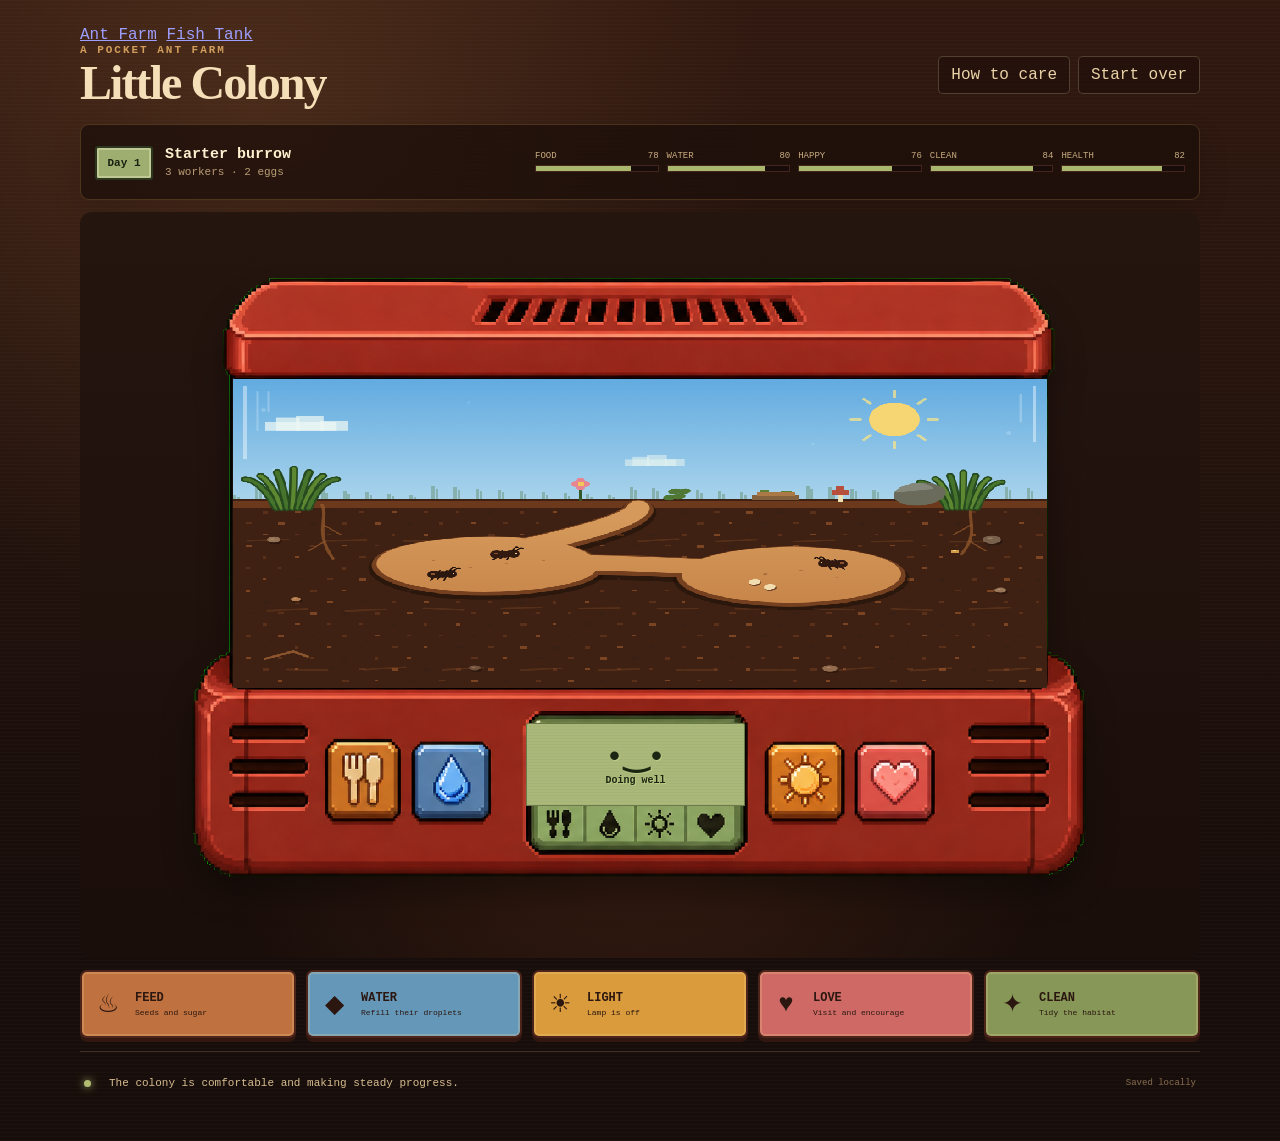
<file: ant-farm/index.html>
<!doctype html>
<html lang="en">
<head>
  <meta charset="utf-8">
  <meta name="viewport" content="width=device-width, initial-scale=1">
  <meta name="theme-color" content="#27150f">
  <title>Little Colony</title>
  <link rel="stylesheet" href="styles.css">
</head>
<body>
  <main class="game" aria-labelledby="game-title">
    <nav class="pet-tabs" aria-label="Pet habitats">
      <a class="pet-tab active" href="../ant-farm/index.html" aria-current="page">Ant Farm</a>
      <a class="pet-tab" href="../fish-tank/index.html">Fish Tank</a>
    </nav>

    <header class="game-header">
      <div>
        <p class="eyebrow">A pocket ant farm</p>
        <h1 id="game-title">Little Colony</h1>
      </div>
      <div class="header-actions">
        <button class="text-button" id="help-button" type="button">How to care</button>
        <button class="text-button danger" id="reset-button" type="button">Start over</button>
      </div>
    </header>

    <section class="status-strip" aria-label="Colony status">
      <div class="colony-summary">
        <span class="day-badge" id="day-label">Day 1</span>
        <div>
          <strong id="stage-label">Starter burrow</strong>
          <span id="population-label">3 workers · 2 eggs</span>
        </div>
      </div>
      <div class="meters" id="meters"></div>
    </section>

    <section class="machine-wrap" aria-label="Interactive ant habitat">
      <div class="machine" id="machine">
        <canvas id="habitat" width="960" height="550" aria-label="Animated ant colony habitat"></canvas>

        <div class="lcd" aria-live="polite">
          <span class="lcd-face" id="lcd-face">•ᴗ•</span>
          <span class="lcd-message" id="lcd-message">The colony is settling in.</span>
        </div>

        <button class="machine-button food-button" data-action="feed" type="button" aria-label="Feed the ants">
          <span>Feed</span>
        </button>
        <button class="machine-button water-button" data-action="water" type="button" aria-label="Give the ants water">
          <span>Water</span>
        </button>
        <button class="machine-button light-button" data-action="light" type="button" aria-label="Toggle the habitat lamp" aria-pressed="false">
          <span>Light</span>
        </button>
        <button class="machine-button love-button" data-action="love" type="button" aria-label="Give the colony attention">
          <span>Love</span>
        </button>
      </div>
    </section>

    <section class="care-dock" aria-label="Care controls">
      <button class="care-card food" data-action="feed" type="button">
        <span class="care-icon">♨</span>
        <span><strong>Feed</strong><small>Seeds and sugar</small></span>
      </button>
      <button class="care-card water" data-action="water" type="button">
        <span class="care-icon">◆</span>
        <span><strong>Water</strong><small>Refill their droplets</small></span>
      </button>
      <button class="care-card light" data-action="light" type="button" aria-pressed="false">
        <span class="care-icon">☀</span>
        <span><strong>Light</strong><small id="light-note">Lamp is off</small></span>
      </button>
      <button class="care-card love" data-action="love" type="button">
        <span class="care-icon">♥</span>
        <span><strong>Love</strong><small>Visit and encourage</small></span>
      </button>
      <button class="care-card clean" data-action="clean" type="button">
        <span class="care-icon">✦</span>
        <span><strong>Clean</strong><small>Tidy the habitat</small></span>
      </button>
    </section>

    <section class="journal" aria-live="polite">
      <span class="journal-dot" aria-hidden="true"></span>
      <p id="journal-message">Your tiny colony has arrived. Keep their needs balanced and they will build.</p>
      <span class="save-note" id="save-note">Saved locally</span>
    </section>
  </main>

  <dialog id="help-dialog">
    <form method="dialog" class="dialog-card">
      <button class="dialog-close" value="close" aria-label="Close">×</button>
      <p class="eyebrow">Field notes</p>
      <h2>Caring for your colony</h2>
      <p>Keep food, water, happiness, and cleanliness balanced. Healthy ants dig new chambers, raise larvae, and grow the colony.</p>
      <ul>
        <li><strong>The colony day uses real time.</strong> The Day counter advances once every 24 hours. Ants still work and rest through their automatic habitat cycle.</li>
        <li><strong>The lamp is optional.</strong> It gives a small warmth boost at night, but leaving it on too long makes the habitat dry.</li>
        <li><strong>Your progress saves automatically.</strong> The colony also changes gently while you are away.</li>
        <li><strong>Watch the glass.</strong> Food carrying, eggs, larvae, tunnel growth, sleeping, and winged ants all appear inside the habitat.</li>
      </ul>
      <button class="primary-button" value="close">Visit the colony</button>
    </form>
  </dialog>

  <script src="game.js"></script>
</body>
</html>
</file>
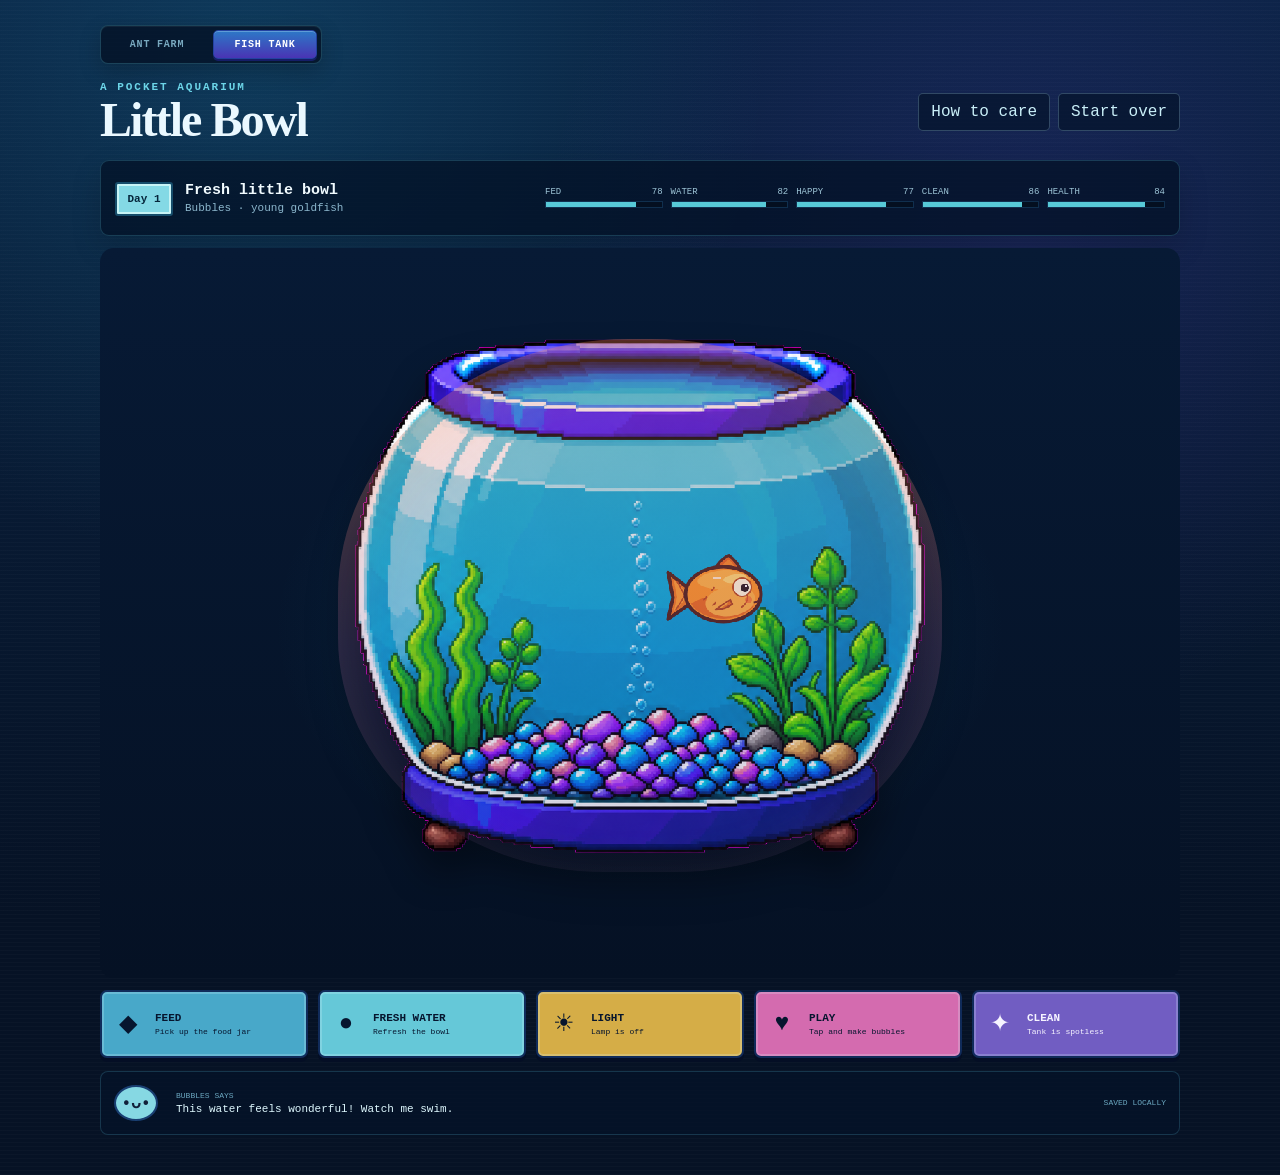
<file: fish-tank/index.html>
<!doctype html>
<html lang="en">
<head>
  <meta charset="utf-8">
  <meta name="viewport" content="width=device-width, initial-scale=1">
  <meta name="theme-color" content="#07162d">
  <title>Little Bowl</title>
  <link rel="stylesheet" href="styles.css">
</head>
<body>
  <main class="game" aria-labelledby="game-title">
    <nav class="pet-tabs" aria-label="Pet habitats">
      <a class="pet-tab" href="../ant-farm/index.html">Ant Farm</a>
      <a class="pet-tab active" href="../fish-tank/index.html" aria-current="page">Fish Tank</a>
    </nav>

    <header class="game-header">
      <div>
        <p class="eyebrow">A pocket aquarium</p>
        <h1 id="game-title">Little Bowl</h1>
      </div>
      <div class="header-actions">
        <button class="text-button" id="help-button" type="button">How to care</button>
        <button class="text-button danger" id="reset-button" type="button">Start over</button>
      </div>
    </header>

    <section class="status-strip" aria-label="Fish status">
      <div class="fish-summary">
        <span class="day-badge" id="day-label">Day 1</span>
        <div>
          <strong id="stage-label">Fresh little bowl</strong>
          <span id="fish-label">Bubbles · young goldfish</span>
        </div>
      </div>
      <div class="meters" id="meters"></div>
    </section>

    <section class="bowl-stage" aria-label="Interactive fish tank">
      <div class="bowl" id="bowl">
        <canvas id="aquarium" width="720" height="480" aria-label="Animated fish swimming in its bowl"></canvas>
        <img class="food-jar-tool" id="food-jar-tool" src="assets/fish-food-jar.png" alt="">
        <div class="cleaning-hint" id="cleaning-hint" aria-live="polite">
          <strong>Move the net through the bowl</strong>
          <span id="cleaning-progress">0 pieces left</span>
        </div>
      </div>
    </section>

    <section class="care-dock" aria-label="Fish care controls">
      <button class="care-card feed" data-action="feed" type="button" aria-pressed="false">
        <span class="care-icon">◆</span>
        <span><strong>Feed</strong><small id="feed-note">Pick up the food jar</small></span>
      </button>
      <button class="care-card water" data-action="water" type="button">
        <span class="care-icon">●</span>
        <span><strong>Fresh water</strong><small>Refresh the bowl</small></span>
      </button>
      <button class="care-card light" data-action="light" type="button" aria-pressed="false">
        <span class="care-icon">☀</span>
        <span><strong>Light</strong><small id="light-note">Lamp is off</small></span>
      </button>
      <button class="care-card play" data-action="play" type="button">
        <span class="care-icon">♥</span>
        <span><strong>Play</strong><small>Tap and make bubbles</small></span>
      </button>
      <button class="care-card clean" data-action="clean" type="button" aria-pressed="false">
        <span class="care-icon">✦</span>
        <span><strong>Clean</strong><small id="clean-note">Sweep with the net</small></span>
      </button>
    </section>

    <section class="fish-message" aria-live="polite">
      <div class="portrait" id="portrait">•ᴗ•</div>
      <div>
        <span>Bubbles says</span>
        <p id="message">This water feels wonderful!</p>
      </div>
      <span class="save-note" id="save-note">Saved locally</span>
    </section>
  </main>

  <dialog id="help-dialog">
    <form method="dialog" class="dialog-card">
      <button class="dialog-close" value="close" aria-label="Close">×</button>
      <p class="eyebrow">Aquarium notes</p>
      <h2>Caring for Bubbles</h2>
      <p>Keep hunger, water quality, happiness, and cleanliness balanced. Bubbles will show the most urgent need in a speech bubble and the matching care button will glow.</p>
      <ul>
        <li><strong>Feed a little at a time.</strong> Bubbles swims to each falling flake and eats it.</li>
        <li><strong>The food jar is interactive.</strong> Choose Feed, move the jar over the bowl, then click to shake in three small servings.</li>
        <li><strong>The bowl follows your local clock.</strong> Each numbered day lasts 24 real hours. Dawn, daytime, sunset, and night appear at their matching times. At night, Bubbles settles near the gravel to sleep.</li>
        <li><strong>Dirt appears gradually.</strong> When you can see specks in the bowl, choose Clean and move your cursor-net through them.</li>
        <li><strong>The lamp is optional.</strong> It wakes Bubbles at night, but leaving it on slowly lowers energy.</li>
        <li><strong>The bowl grows through decoration.</strong> Healthy care unlocks coral, treasure, and a tiny castle.</li>
        <li><strong>Progress saves automatically.</strong> Needs change gently while you are away.</li>
      </ul>
      <button class="primary-button" value="close">Visit Bubbles</button>
    </form>
  </dialog>

  <script src="game.js"></script>
</body>
</html>
</file>
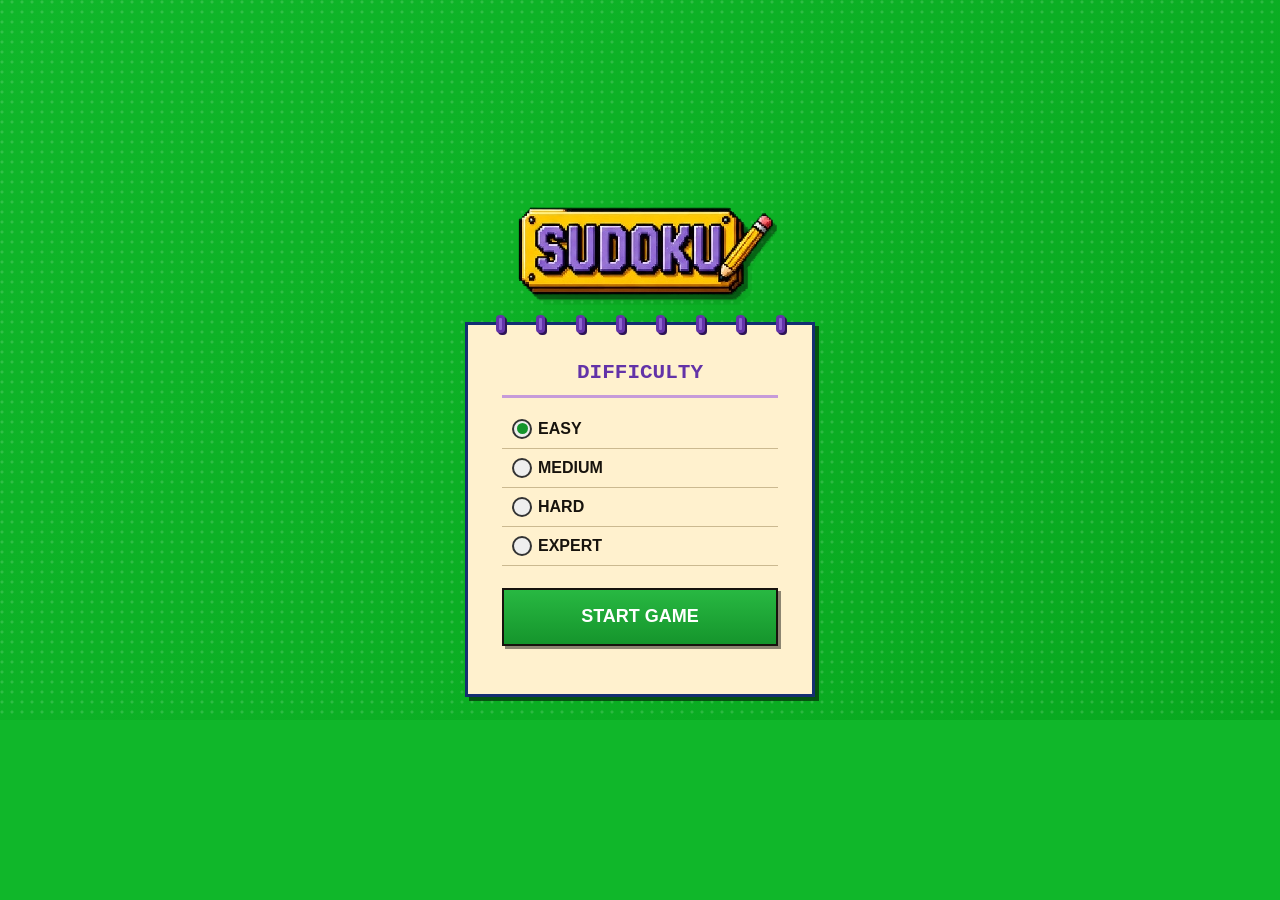
<file: sudoku-game.html>
<!DOCTYPE html>
<html lang="en">
<head>
<meta charset="UTF-8">
<meta name="viewport" content="width=device-width, initial-scale=1.0">
<title>Sudoku</title>
<style>
  *,*::before,*::after{box-sizing:border-box}
  :root{
    --grass:#10b72a;--grass-dark:#06891b;--navy:#152e72;--navy-dark:#081a4c;
    --purple:#6333a8;--paper:#fff1ce;--paper-dark:#e9d09b;--gold:#f9b51b;
    --blue:#1475c9;--blue-dark:#06477f;--green:#15952c;--red:#d43124;
    --ink:#17130d;--highlight:#d8c4f3;--error:#ffb5b2;--cell-size:38px;
  }
  html,body{width:100%;min-height:100%;margin:0}
  html{background:var(--grass)}
  body{
    overflow:hidden;background:
      radial-gradient(circle at 20% 20%,rgba(255,255,255,.14) 0 1px,transparent 2px) 0 0/10px 10px,
      linear-gradient(135deg,var(--grass),#08a81f);
    display:flex;align-items:center;justify-content:center;color:var(--ink);font-family:Tahoma,Verdana,Arial,sans-serif;font-weight:700;
  }
  button{font:inherit}
  .game-host{width:min(100%,690px);min-height:100%;margin:auto;padding:7px 9px 11px}
  .brand{
    display:flex;align-items:center;justify-content:center;height:117px;margin:0 auto 5px;
  }
  .brand-sign{
    width:265px;height:115px;background:url('sudoku-title-transparent.png') center/contain no-repeat;
    filter:drop-shadow(4px 5px 0 rgba(0,0,0,.42));image-rendering:pixelated;
  }
  .main{display:grid;grid-template-columns:auto 235px;align-items:start;justify-content:center;gap:8px 12px}
  .left{display:flex;min-width:0;flex-direction:column;gap:7px}
  .sudoku-grid{
    display:grid;grid-template-columns:repeat(3,auto);gap:4px;padding:4px;background:var(--navy);
    border:2px solid var(--ink);box-shadow:5px 5px 0 rgba(0,0,0,.55);
  }
  .box{display:grid;grid-template-columns:repeat(3,var(--cell-size));grid-template-rows:repeat(3,var(--cell-size));gap:1px;background:#6a624e}
  .cell{
    display:flex;align-items:center;justify-content:center;width:var(--cell-size);height:var(--cell-size);padding:0;
    border:0;background:var(--paper);color:var(--ink);cursor:pointer;font:900 23px/1 'Courier New',monospace;
    user-select:none;transition:background .08s,box-shadow .08s;
  }
  .cell:hover:not(.given){background:#fff8e7}
  .cell:focus-visible{position:relative;z-index:2;outline:4px solid var(--gold);outline-offset:-4px}
  .cell.given{color:#111;cursor:default}
  .cell.player{background:#f5dfe8;color:var(--navy)}
  .cell.has-notes{display:grid;grid-template-columns:repeat(3,1fr);grid-template-rows:repeat(3,1fr);padding:2px;color:var(--navy);font-family:Tahoma,Arial,sans-serif}
  .candidate{display:flex;align-items:center;justify-content:center;font-size:9px;line-height:1}
  .cell.peer{background:var(--highlight)}
  .cell.same-num{background:#bda3e3;color:var(--navy)}
  .cell.selected{position:relative;z-index:1;background:#fff8e7!important;box-shadow:inset 0 0 0 4px var(--gold)}
  .cell.error{background:var(--error)!important;color:#9c0e08!important}
  .status{
    display:grid;grid-template-columns:repeat(3,1fr);gap:5px;padding:8px 10px;border:3px solid var(--navy);
    background:var(--paper);box-shadow:4px 4px 0 rgba(0,0,0,.5);font-size:11px;text-align:center;
  }
  .status span{white-space:nowrap}.status>span{display:flex;align-items:center;justify-content:center;gap:3px}.status b{color:var(--navy)}
  .status-bulb{display:inline-block;width:19px;height:19px;background:url('sudoku-hint-bulb-transparent.png') center/contain no-repeat;image-rendering:pixelated}
  .right{display:flex;width:200px;flex-direction:column;gap:6px}
  .panel,.notepad{
    border:3px solid var(--navy);background:var(--paper);box-shadow:4px 4px 0 rgba(0,0,0,.52);padding:6px;
  }
  .panel-title{
    margin:-6px -6px 6px;padding:5px 7px;border-bottom:3px solid var(--navy);background:var(--purple);
    color:#fff;font:900 13px/1.1 'Courier New',monospace;letter-spacing:1px;text-align:center;text-shadow:1px 1px 0 #111;
  }
  .number-grid{display:grid;grid-template-columns:repeat(3,48px);justify-content:center;gap:6px}
  .number-btn{
    min-height:48px;border:2px solid var(--ink);border-radius:3px;background:linear-gradient(#258de0,var(--blue));
    box-shadow:3px 3px 0 var(--blue-dark);color:#fff;cursor:pointer;font:900 25px/1 'Courier New',monospace;
    text-shadow:2px 2px 0 var(--navy-dark);
  }
  .number-btn{
    min-height:48px;background-color:var(--blue);background-image:url('sudoku/sudoku-gameplay.jpg');
    background-repeat:no-repeat;background-size:1094px 875px;color:transparent;text-shadow:none;image-rendering:pixelated;
  }
  .number-btn[data-number="1"]{background-position:-455px -236px}.number-btn[data-number="2"]{background-position:-509px -236px}.number-btn[data-number="3"]{background-position:-563px -236px}
  .number-btn[data-number="4"]{background-position:-455px -291px}.number-btn[data-number="5"]{background-position:-509px -291px}.number-btn[data-number="6"]{background-position:-563px -291px}
  .number-btn[data-number="7"]{background-position:-455px -346px}.number-btn[data-number="8"]{background-position:-509px -346px}.number-btn[data-number="9"]{background-position:-563px -346px}
  .number-btn:hover{filter:brightness(1.12)}
  .number-btn.selected{border-color:#fff3a1;box-shadow:0 0 0 4px var(--gold),4px 4px 0 #7b4700}
  .erase{width:100%;min-height:38px;margin-top:7px;border:2px solid var(--ink);background:#ddd;color:#222;box-shadow:3px 3px 0 #777;cursor:pointer;font-size:13px}
  .control-grid{display:grid;grid-template-columns:repeat(2,84px);justify-content:center;gap:7px}
  .control-btn,.start-btn{
    display:flex;align-items:center;justify-content:center;min-height:42px;border:2px solid var(--ink);box-shadow:3px 3px 0 rgba(0,0,0,.45);cursor:pointer;color:#fff;font-size:12px;
  }
  .control-btn{background:var(--blue)}
  .control-btn.hint{background:var(--green)}
  .control-btn.pause{background:#e5aa17;color:#1e1808}
  .control-btn.sprite-button{
    min-height:42px;border:2px solid var(--ink);background-image:none;color:#fff;text-shadow:1px 1px 0 rgba(0,0,0,.65);image-rendering:pixelated;
  }
  .control-btn.pause.sprite-button{background:linear-gradient(#ffd43d,#e5aa17);color:#221805;text-shadow:none}
  .control-btn.check.sprite-button{background:linear-gradient(#268bd7,var(--blue))}
  .control-btn.notes::before{width:28px;height:36px;background:url('sudoku-pencil-transparent.png') center/contain no-repeat;content:"";image-rendering:pixelated}
  .control-btn.notes.active{background:linear-gradient(#ffd43d,#e5aa17);color:#221805;text-shadow:none;box-shadow:inset 0 0 0 2px #fff3a1,3px 3px 0 rgba(0,0,0,.45)}
  .control-btn.hint.sprite-button{position:relative;padding-left:26px;background:linear-gradient(#2bbb48,var(--green))}
  .control-btn.hint.sprite-button::before{position:absolute;left:5px;top:8px;width:23px;height:23px;background:url('sudoku-hint-bulb-transparent.png') center/contain no-repeat;content:"";image-rendering:pixelated}
  .control-btn.new-game{position:relative;padding-left:34px;background:linear-gradient(#7750be,var(--purple));overflow:hidden}
  .control-btn.new-game::before{
    position:absolute;left:6px;top:6px;width:29px;height:29px;background:url('sudoku-new-star-transparent.png') center/contain no-repeat;
    content:"";image-rendering:pixelated;
  }
  .notepad{position:relative;padding-top:12px}
  .difficulty-panel{grid-column:1/-1;display:grid;grid-template-columns:auto 1fr 132px;align-items:center;gap:10px;padding:10px 10px 7px}
  .difficulty-panel .difficulty-title{margin:0;white-space:nowrap}
  .difficulty-panel .difficulty-list{grid-template-columns:repeat(4,1fr);gap:5px 8px}
  .difficulty-panel .difficulty-row{border-bottom:0}
  .difficulty-panel .start-btn{margin:0}
  .setup-screen{display:flex;align-items:center;justify-content:center;width:100%;min-height:400px;padding:10px}
  .setup-screen .difficulty-panel{display:block;width:min(350px,100%);min-height:375px;padding:32px 34px 25px}
  .setup-screen .difficulty-title{margin:5px 0 12px;padding-bottom:12px;border-bottom:3px solid #c69bd9;font-size:21px}
  .setup-screen .difficulty-list{grid-template-columns:1fr;gap:0}
  .setup-screen .difficulty-row{padding:9px 10px;border-bottom:1px solid #cbb990;font-size:16px}
  .setup-screen .radio{width:20px;height:20px;flex-basis:20px}.setup-screen .radio.on::after{width:11px;height:11px}
  .setup-screen .start-btn{min-height:58px;margin-top:22px;font-size:18px}
  body.setup-mode .main{display:none}
  body.play-mode .setup-screen{display:none}
  .rings{position:absolute;top:-10px;left:12px;right:12px;display:flex;justify-content:space-around}
  .ring{width:9px;height:18px;border:3px solid var(--purple);border-radius:4px;background:#8e62d0;box-shadow:2px 2px 0 #2e1457}
  .difficulty-title{margin:3px 0 5px;color:var(--purple);font:900 14px/1 'Courier New',monospace;text-align:center}
  .difficulty-list{display:grid;grid-template-columns:1fr 1fr;gap:2px 5px}
  .difficulty-row{display:flex;align-items:center;gap:6px;padding:3px 2px;border-bottom:1px solid #cbb990;cursor:pointer;font-size:12px}
  .radio{display:grid;width:15px;height:15px;flex:0 0 15px;place-items:center;border:2px solid #333;border-radius:50%;background:#eee}
  .radio.on::after{width:7px;height:7px;border-radius:50%;background:var(--green);content:""}
  .start-btn{width:100%;min-height:31px;margin-top:6px;background:linear-gradient(#28b842,var(--green));font-size:12px}
  button:active{transform:translate(2px,2px);box-shadow:1px 1px 0 rgba(0,0,0,.5)!important}
  .overlay{display:none;position:fixed;inset:0;z-index:20;align-items:center;justify-content:center;padding:14px;background:rgba(0,0,0,.64)}
  .overlay.open{display:flex}
  .dialog{width:min(290px,92vw);border:3px solid #111;background:var(--paper);box-shadow:6px 6px 0 rgba(0,0,0,.55);padding:0;text-align:center}
  .dialog-titlebar{display:flex;align-items:center;justify-content:space-between;padding:7px 8px;border-bottom:3px solid #111;background:var(--purple);color:#fff;font:900 20px/1 'Courier New',monospace;text-shadow:2px 2px 0 #241040}
  .dialog-close{display:grid;width:24px;height:24px;padding:0;place-items:center;border:2px solid #111;background:#eee;color:#111;font:bold 18px/1 Arial;box-shadow:2px 2px 0 #111;cursor:pointer}
  .dialog-content{padding:18px 20px 22px}.dialog-message{display:flex;align-items:center;justify-content:center;gap:16px;margin-bottom:12px;font:900 18px/1.25 'Courier New',monospace;text-align:left}
  .dialog-art{display:block;flex:0 0 auto;background-image:url('sudoku/sudoku-gameplay.jpg');background-repeat:no-repeat;image-rendering:pixelated}
  .hourglass-art{width:58px;height:76px;background-size:1402px 1122px;background-position:-65px -750px}
  .trophy-art{width:154px;height:126px;margin:0 auto 4px;background-size:1402px 1122px;background-position:-564px -720px}
  .dialog p{margin:8px 0 14px;font:900 16px/1.5 'Courier New',monospace;text-align:left}.dialog-actions{display:flex;justify-content:center;gap:10px;flex-wrap:wrap}
  .dialog-actions.vertical{flex-direction:column}.dialog-actions button{min-width:150px;padding:11px;border:2px solid #111;color:#fff;background:var(--green);box-shadow:3px 3px 0 #111;cursor:pointer;font-size:15px}
  .dialog-actions .red{background:var(--red)}.dialog-actions .blue{background:var(--blue)}
  @media(max-width:560px){
    :root{--cell-size:clamp(31px,9.6vw,45px)}
    .game-host{padding-inline:8px}.brand{height:59px}.brand-sign{width:164px;height:59px;background-position:center;background-size:contain}
    .main{display:flex;flex-direction:column;align-items:center}.right{width:min(100%,470px);display:grid;grid-template-columns:1fr 1fr}.difficulty-panel{width:100%;grid-template-columns:1fr}.difficulty-panel .difficulty-list{grid-template-columns:1fr 1fr}.difficulty-panel .start-btn{width:100%}
    .left{width:auto}.status{font-size:11px}
  }
  @media(max-width:430px){.right{display:flex;width:100%}.status{font-size:10px;padding-inline:5px}}
</style>
</head>
<body class="setup-mode">
<main class="game-host">
  <header class="brand">
    <div class="brand-sign" role="img" aria-label="Sudoku"></div>
  </header>
  <div class="main">
    <section class="left" aria-label="Sudoku board">
      <div class="sudoku-grid" id="grid"></div>
      <div class="status" aria-live="polite">
        <span>⏱ <b id="timer">00:00</b></span>
        <span>✕ <b><span id="mistakes">0</span>/3</b></span>
        <span><i class="status-bulb" aria-hidden="true"></i><b id="hints-left">3</b></span>
      </div>
    </section>
    <aside class="right">
      <section class="panel">
        <div class="panel-title">NUMBER SELECT</div>
        <div class="number-grid" id="number-grid"></div>
        <button class="erase" type="button" id="erase-btn">ERASE</button>
      </section>
      <section class="panel">
        <div class="panel-title">GAME CONTROLS</div>
        <div class="control-grid">
          <button class="control-btn new-game" type="button" id="new-btn">NEW</button>
          <button class="control-btn pause sprite-button" type="button" id="pause-btn" aria-label="Pause">PAUSE</button>
          <button class="control-btn hint sprite-button" type="button" id="hint-btn" aria-label="Give hint">HINT</button>
          <button class="control-btn check notes sprite-button" type="button" id="notes-btn" aria-label="Turn pencil mode on" aria-pressed="false"></button>
        </div>
      </section>
    </aside>
  </div>
  <section class="setup-screen" aria-label="Sudoku game setup">
    <section class="notepad difficulty-panel">
      <div class="rings" id="rings"></div>
      <div class="difficulty-title">DIFFICULTY</div>
      <div class="difficulty-list" id="difficulty-list"></div>
      <button class="start-btn" type="button" id="start-btn">START GAME</button>
    </section>
  </section>
</main>

<div class="overlay" id="win-dialog"><div class="dialog"><div class="dialog-titlebar"><span>YOU WIN!</span><button class="dialog-close" type="button" data-action="setup" aria-label="Close">×</button></div><div class="dialog-content"><span class="dialog-art trophy-art" aria-hidden="true"></span><p>TIME: <b id="win-time">—</b><br>MISTAKES: <b id="win-mistakes">—</b></p><div class="dialog-actions"><button type="button" data-action="setup">OK</button></div></div></div></div>
<div class="overlay" id="pause-dialog"><div class="dialog"><div class="dialog-titlebar"><span>GAME PAUSED</span><button class="dialog-close" type="button" data-action="resume" aria-label="Resume game">×</button></div><div class="dialog-content"><div class="dialog-message"><span class="dialog-art hourglass-art" aria-hidden="true"></span><span>GAME IS<br>PAUSED</span></div><div class="dialog-actions vertical"><button type="button" data-action="resume">RESUME</button><button class="blue" type="button" data-action="restart">RESTART</button><button class="red" type="button" data-action="quit">QUIT</button></div></div></div></div>
<div class="overlay" id="over-dialog"><div class="dialog"><span class="dialog-icon">✕</span><h2>GAME OVER</h2><p>Three mistakes. Ready to try another puzzle?</p><div class="dialog-actions"><button type="button" data-action="play-again">TRY AGAIN</button></div></div></div>

<script>
  'use strict';
  const difficulties=[{key:'EASY',remove:34},{key:'MEDIUM',remove:44},{key:'HARD',remove:51},{key:'EXPERT',remove:57}];
  let solution=[],board=[],given=[],notes=[],selectedCell=null,selectedNumber=null,mistakes=0,hints=3,seconds=0,timer=null,paused=false,active=false,difficulty='EASY',pencilMode=false;
  const $=id=>document.getElementById(id);
  const shuffle=values=>{const copy=[...values];for(let i=copy.length-1;i>0;i--){const j=Math.floor(Math.random()*(i+1));[copy[i],copy[j]]=[copy[j],copy[i]];}return copy;};
  const formatTime=value=>`${String(Math.floor(value/60)).padStart(2,'0')}:${String(value%60).padStart(2,'0')}`;
  const openDialog=id=>$(id).classList.add('open');
  const closeDialog=id=>$(id).classList.remove('open');
  function fitGameToView(){
    const host=document.querySelector('.game-host');
    document.body.style.paddingTop='0';
    host.style.zoom='1';
    const naturalWidth=host.offsetWidth,naturalHeight=host.offsetHeight;
    const scale=Math.min(1,(window.innerWidth-12)/naturalWidth,(window.innerHeight-12)/naturalHeight);
    host.style.zoom=String(Math.max(.1,scale));
    document.body.style.paddingTop=Math.max(0,Math.floor((window.innerHeight-host.getBoundingClientRect().height)/2))+'px';
  }
  function isValid(grid,row,col,number){for(let i=0;i<9;i++)if(grid[row][i]===number||grid[i][col]===number)return false;const boxRow=row-row%3,boxCol=col-col%3;for(let r=boxRow;r<boxRow+3;r++)for(let c=boxCol;c<boxCol+3;c++)if(grid[r][c]===number)return false;return true;}
  function fillGrid(grid){for(let row=0;row<9;row++)for(let col=0;col<9;col++)if(!grid[row][col]){for(const number of shuffle([1,2,3,4,5,6,7,8,9])){if(isValid(grid,row,col,number)){grid[row][col]=number;if(fillGrid(grid))return true;grid[row][col]=0;}}return false;}return true;}
  function makePuzzle(){const solved=Array.from({length:9},()=>Array(9).fill(0));fillGrid(solved);const puzzle=solved.map(row=>[...row]);const cells=shuffle([...Array(81).keys()]);const remove=difficulties.find(item=>item.key===difficulty).remove;for(let i=0;i<remove;i++)puzzle[Math.floor(cells[i]/9)][cells[i]%9]=0;return{solved,puzzle};}
  function buildBoard(){const grid=$('grid');grid.innerHTML='';for(let boxIndex=0;boxIndex<9;boxIndex++){const box=document.createElement('div');box.className='box';for(let position=0;position<9;position++){const row=Math.floor(boxIndex/3)*3+Math.floor(position/3),col=(boxIndex%3)*3+(position%3);const cell=document.createElement('button');cell.type='button';cell.className='cell';cell.dataset.row=row;cell.dataset.col=col;cell.setAttribute('aria-label',`Row ${row+1}, column ${col+1}`);cell.addEventListener('click',()=>selectCell(row,col));box.appendChild(cell);}grid.appendChild(box);}}
  function buildNumbers(){const host=$('number-grid');for(let number=1;number<=9;number++){const button=document.createElement('button');button.type='button';button.className='number-btn';button.textContent=number;button.dataset.number=number;button.addEventListener('click',()=>selectNumber(number));host.appendChild(button);}}
  function buildDifficulty(){const rings=$('rings');for(let i=0;i<8;i++){const ring=document.createElement('i');ring.className='ring';rings.appendChild(ring);}const list=$('difficulty-list');difficulties.forEach(item=>{const row=document.createElement('div');row.className='difficulty-row';row.tabIndex=0;row.dataset.difficulty=item.key;row.innerHTML=`<span class="radio${item.key===difficulty?' on':''}"></span><span>${item.key}</span>`;const choose=()=>{difficulty=item.key;document.querySelectorAll('.difficulty-row .radio').forEach(dot=>dot.classList.remove('on'));row.querySelector('.radio').classList.add('on');};row.addEventListener('click',choose);row.addEventListener('keydown',event=>{if(event.key==='Enter'||event.key===' '){event.preventDefault();choose();}});list.appendChild(row);});}
  function render(){document.querySelectorAll('.cell').forEach(cell=>{const row=Number(cell.dataset.row),col=Number(cell.dataset.col),value=board[row][col],cellNotes=notes[row]&&notes[row][col];cell.textContent='';cell.className='cell';if(value){cell.textContent=value;}else if(cellNotes&&cellNotes.size){cell.classList.add('has-notes');for(let number=1;number<=9;number++){const mark=document.createElement('span');mark.className='candidate';mark.textContent=cellNotes.has(number)?number:'';cell.appendChild(mark);}}const noteLabel=!value&&cellNotes&&cellNotes.size?`, pencil notes ${[...cellNotes].sort().join(', ')}`:'';cell.setAttribute('aria-label',`Row ${row+1}, column ${col+1}${value?`, ${value}`:', empty'}${noteLabel}`);if(given[row][col])cell.classList.add('given');else if(value){cell.classList.add('player');if(value!==solution[row][col])cell.classList.add('error');}});highlight();updateStatus();}
  function highlight(){document.querySelectorAll('.cell').forEach(cell=>cell.classList.remove('peer','same-num','selected'));if(!selectedCell)return;const [selectedRow,selectedCol]=selectedCell,selectedValue=board[selectedRow][selectedCol];document.querySelectorAll('.cell').forEach(cell=>{const row=Number(cell.dataset.row),col=Number(cell.dataset.col);if(row===selectedRow&&col===selectedCol)cell.classList.add('selected');else{const peer=row===selectedRow||col===selectedCol||(Math.floor(row/3)===Math.floor(selectedRow/3)&&Math.floor(col/3)===Math.floor(selectedCol/3));if(selectedValue&&board[row][col]===selectedValue)cell.classList.add('same-num');else if(peer)cell.classList.add('peer');}});}
  function updateStatus(){$('timer').textContent=formatTime(seconds);$('mistakes').textContent=mistakes;$('hints-left').textContent=hints;}
  function showSetup(){active=false;paused=false;stopTimer();closeDialog('win-dialog');closeDialog('pause-dialog');closeDialog('over-dialog');document.body.classList.remove('play-mode');document.body.classList.add('setup-mode');requestAnimationFrame(fitGameToView);}
  function startGame(){stopTimer();seconds=0;mistakes=0;hints=3;paused=false;active=true;pencilMode=false;selectedCell=null;selectedNumber=null;closeDialog('win-dialog');closeDialog('pause-dialog');closeDialog('over-dialog');document.body.classList.remove('setup-mode');document.body.classList.add('play-mode');document.querySelectorAll('.number-btn').forEach(button=>button.classList.remove('selected'));const puzzle=makePuzzle();solution=puzzle.solved;board=puzzle.puzzle.map(row=>[...row]);given=puzzle.puzzle.map(row=>row.map(Boolean));notes=Array.from({length:9},()=>Array.from({length:9},()=>new Set()));updatePencilButton();buildBoard();render();startTimer();requestAnimationFrame(fitGameToView);}
  function selectCell(row,col){if(!active||paused)return;selectedCell=[row,col];if(selectedNumber!==null&&!given[row][col]){if(pencilMode)toggleCandidate(row,col,selectedNumber);else placeNumber(row,col,selectedNumber);}else highlight();}
  function selectNumber(number){if(!active||paused)return;selectedNumber=number;document.querySelectorAll('.number-btn').forEach(button=>button.classList.toggle('selected',Number(button.dataset.number)===selectedNumber));if(selectedCell&&!given[selectedCell[0]][selectedCell[1]]){if(pencilMode)toggleCandidate(selectedCell[0],selectedCell[1],number);else placeNumber(selectedCell[0],selectedCell[1],number);}else highlight();}
  function toggleCandidate(row,col,number){if(board[row][col])return;const cellNotes=notes[row][col];if(cellNotes.has(number))cellNotes.delete(number);else cellNotes.add(number);render();}
  function updatePencilButton(){const button=$('notes-btn');button.classList.toggle('active',pencilMode);button.setAttribute('aria-pressed',String(pencilMode));button.setAttribute('aria-label',pencilMode?'Turn pencil mode off and return to pen':'Turn pencil mode on');button.title=pencilMode?'Pencil mode is on — click to use pen':'Use pencil notes';}
  function togglePencilMode(){if(!active||paused)return;pencilMode=!pencilMode;selectedNumber=null;document.querySelectorAll('.number-btn').forEach(button=>button.classList.remove('selected'));updatePencilButton();}
  function erase(){if(!active||paused||!selectedCell||given[selectedCell[0]][selectedCell[1]])return;const [row,col]=selectedCell;board[row][col]=0;if(notes[row]&&notes[row][col])notes[row][col].clear();render();}
  function placeNumber(row,col,number){if(!active||given[row][col])return;board[row][col]=number;if(notes[row]&&notes[row][col])notes[row][col].clear();if(number!==solution[row][col]){mistakes++;if(mistakes>=3){active=false;stopTimer();render();setTimeout(()=>openDialog('over-dialog'),250);return;}}render();if(hasWon()){active=false;stopTimer();$('win-time').textContent=formatTime(seconds);$('win-mistakes').textContent=mistakes;setTimeout(()=>openDialog('win-dialog'),300);}}
  const hasWon=()=>board.every((row,rowIndex)=>row.every((value,colIndex)=>value===solution[rowIndex][colIndex]));
  function giveHint(){if(!active||paused||hints<=0)return;const available=[];for(let row=0;row<9;row++)for(let col=0;col<9;col++)if(!given[row][col]&&board[row][col]!==solution[row][col])available.push([row,col]);if(!available.length)return;const [row,col]=available[Math.floor(Math.random()*available.length)];board[row][col]=solution[row][col];if(notes[row]&&notes[row][col])notes[row][col].clear();hints--;selectedCell=[row,col];render();if(hasWon()){active=false;stopTimer();$('win-time').textContent=formatTime(seconds);$('win-mistakes').textContent=mistakes;openDialog('win-dialog');}}
  function togglePause(){if(!active)return;paused=!paused;if(paused){stopTimer();openDialog('pause-dialog');}else{closeDialog('pause-dialog');startTimer();}}
  function startTimer(){stopTimer();timer=setInterval(()=>{seconds++;updateStatus();},1000);}
  function stopTimer(){if(timer)clearInterval(timer);timer=null;}
  $('erase-btn').addEventListener('click',erase);$('new-btn').addEventListener('click',showSetup);$('pause-btn').addEventListener('click',togglePause);$('hint-btn').addEventListener('click',giveHint);$('notes-btn').addEventListener('click',togglePencilMode);$('start-btn').addEventListener('click',startGame);
  document.querySelectorAll('[data-action]').forEach(button=>button.addEventListener('click',()=>{const action=button.dataset.action;if(action==='play-again'||action==='restart')startGame();else if(action==='resume')togglePause();else if(action==='quit'||action==='setup')showSetup();}));
  document.addEventListener('keydown',event=>{if(!active||paused)return;const number=Number(event.key);if(number>=1&&number<=9){selectNumber(number);return;}if(event.key==='Backspace'||event.key==='Delete'||event.key==='0'){event.preventDefault();erase();return;}const directions={ArrowUp:[-1,0],ArrowDown:[1,0],ArrowLeft:[0,-1],ArrowRight:[0,1]};if(directions[event.key]){event.preventDefault();if(!selectedCell)selectedCell=[4,4];else{const [rowStep,colStep]=directions[event.key];selectedCell=[Math.max(0,Math.min(8,selectedCell[0]+rowStep)),Math.max(0,Math.min(8,selectedCell[1]+colStep))];}highlight();document.querySelector(`.cell[data-row="${selectedCell[0]}"][data-col="${selectedCell[1]}"]`).focus();}});
  window.addEventListener('resize',fitGameToView);
  buildNumbers();buildDifficulty();showSetup();
  requestAnimationFrame(fitGameToView);
</script>
</body>
</html>
</file>
<file: ant-farm/styles.css>
:root {
  color-scheme: dark;
  --ink: #2b1710;
  --cream: #f4dfb8;
  --paper: #dac28f;
  --red: #a93625;
  --deep-red: #5d1716;
  --gold: #e4a73e;
  --blue: #5195be;
  --green: #7e9250;
  --pink: #df6c70;
  --shadow: rgba(24, 8, 5, .44);
}

* { box-sizing: border-box; }

html { min-height: 100%; }

body {
  min-height: 100vh;
  margin: 0;
  color: var(--cream);
  font-family: "Courier New", ui-monospace, monospace;
  background:
    radial-gradient(circle at 20% 10%, rgba(209, 139, 77, .17), transparent 32rem),
    repeating-linear-gradient(0deg, rgba(255,255,255,.018) 0 1px, transparent 1px 4px),
    linear-gradient(#311910, #170d0a 80%);
}

button { font: inherit; }

.game {
  width: min(1120px, calc(100% - 24px));
  margin: 0 auto;
  padding: 26px 0 40px;
}

.game-header,
.status-strip,
.journal {
  display: flex;
  align-items: center;
  justify-content: space-between;
  gap: 18px;
}

.game-header { margin-bottom: 18px; }

.eyebrow {
  margin: 0 0 4px;
  color: #d19d5c;
  font-size: 11px;
  font-weight: 700;
  letter-spacing: .18em;
  text-transform: uppercase;
}

h1, h2, p { margin-top: 0; }

h1 {
  margin-bottom: 0;
  font-family: Georgia, serif;
  font-size: clamp(30px, 5vw, 48px);
  line-height: .95;
  letter-spacing: -.04em;
}

.header-actions { display: flex; gap: 8px; }

.text-button {
  border: 1px solid rgba(244, 223, 184, .22);
  border-radius: 5px;
  padding: 9px 12px;
  color: #ead3a7;
  background: rgba(33, 16, 11, .72);
  cursor: pointer;
}

.text-button:hover,
.text-button:focus-visible { border-color: #d19d5c; color: #fff2d7; }
.text-button.danger:hover { border-color: #d87067; }

.status-strip {
  min-height: 76px;
  margin-bottom: 12px;
  padding: 12px 14px;
  border: 1px solid rgba(229, 170, 91, .21);
  border-radius: 9px;
  background: rgba(28, 14, 10, .74);
  box-shadow: 0 12px 30px rgba(0,0,0,.14);
}

.colony-summary { display: flex; align-items: center; gap: 12px; min-width: 235px; }
.colony-summary strong, .colony-summary span { display: block; }
.colony-summary strong { color: #fff0cf; font-size: 15px; }
.colony-summary span { margin-top: 3px; color: #b99d75; font-size: 11px; }

.day-badge {
  min-width: 58px;
  border: 2px solid #2d371d;
  border-radius: 3px;
  padding: 9px 5px;
  color: #18200f !important;
  background: #9eae70;
  box-shadow: inset 0 0 0 2px #c0c993;
  font-size: 11px !important;
  font-weight: 700;
  text-align: center;
}

.meters {
  display: grid;
  grid-template-columns: repeat(5, minmax(74px, 1fr));
  width: min(650px, 100%);
  gap: 8px;
}

.meter { min-width: 0; }
.meter-label { display: flex; justify-content: space-between; color: #c9ad80; font-size: 9px; text-transform: uppercase; }
.meter-track { height: 7px; margin-top: 4px; border: 1px solid #44251b; background: #170c09; overflow: hidden; }
.meter-fill { display: block; height: 100%; background: #a9b76f; transition: width .35s ease, background .35s ease; }
.meter-fill.warn { background: #d29b42; }
.meter-fill.danger { background: #bf4b3e; }

.machine-wrap {
  position: relative;
  border-radius: 12px;
  overflow: hidden;
  background:
    radial-gradient(ellipse at 50% 78%, rgba(208, 106, 55, .14), transparent 52%),
    linear-gradient(#25150f, #1a0e0a);
}

.machine {
  position: relative;
  width: 100%;
  aspect-ratio: 3 / 2;
  background: url("assets/enclosure.png") center / contain no-repeat;
  filter: drop-shadow(0 19px 15px rgba(0,0,0,.31));
}

#habitat {
  position: absolute;
  z-index: 1;
  left: 13.65%;
  top: 22.45%;
  width: 72.65%;
  height: 41.3%;
  border-radius: 1px;
  image-rendering: pixelated;
  background: #6fb3dc;
}

.lcd {
  position: absolute;
  z-index: 2;
  left: 39.85%;
  top: 68.5%;
  width: 19.5%;
  height: 11.1%;
  display: flex;
  flex-direction: column;
  align-items: center;
  justify-content: center;
  gap: 2px;
  border: 1px solid rgba(41, 54, 24, .48);
  border-radius: 2px 2px 0 0;
  color: #1b2612;
  background:
    repeating-linear-gradient(0deg, rgba(35, 49, 21, .035) 0 1px, transparent 1px 3px),
    #aab879;
  text-align: center;
  pointer-events: none;
  text-shadow: 1px 1px rgba(203, 216, 145, .6);
}

.lcd-face { font-size: clamp(14px, 2.4vw, 30px); font-weight: 700; line-height: 1; }
.lcd-message { width: 76%; font-size: clamp(5px, .8vw, 10px); font-weight: 700; line-height: 1.1; }

.machine-button {
  position: absolute;
  z-index: 4;
  border: 0;
  border-radius: 4px;
  color: transparent;
  background: transparent;
  cursor: pointer;
}

.machine-button span { position: absolute; width: 1px; height: 1px; overflow: hidden; clip: rect(0 0 0 0); }
.machine-button:hover { box-shadow: 0 0 0 3px rgba(255, 232, 170, .48), 0 0 14px rgba(255, 190, 95, .5); }
.machine-button:focus-visible { outline: 3px solid #fff0b5; outline-offset: 2px; }
.machine-button:active { transform: translateY(2px); }
.machine-button[aria-pressed="true"] { box-shadow: 0 0 0 3px rgba(255, 222, 123, .65), 0 0 20px #e9a84a; }
.food-button { left: 22.4%; top: 71.1%; width: 6.2%; height: 11.2%; }
.water-button { left: 30%; top: 71.1%; width: 6.3%; height: 11.2%; }
.light-button { left: 61.7%; top: 71.1%; width: 6.3%; height: 11.2%; }
.love-button { left: 69.4%; top: 71.1%; width: 6.5%; height: 11.2%; }

.care-dock {
  display: grid;
  grid-template-columns: repeat(5, 1fr);
  gap: 10px;
  margin-top: 12px;
}

.care-card {
  min-height: 68px;
  display: flex;
  align-items: center;
  gap: 10px;
  border: 2px solid #4c241a;
  border-radius: 7px;
  padding: 9px;
  color: #2b1710;
  background: #bf713f;
  box-shadow: inset 0 0 0 2px rgba(255, 223, 155, .22), 0 4px 0 #321711;
  cursor: pointer;
  text-align: left;
}

.care-card:hover,
.care-card:focus-visible { transform: translateY(-1px); filter: brightness(1.08); outline: 2px solid #f3d79e; outline-offset: 2px; }
.care-card:active { transform: translateY(3px); box-shadow: inset 0 0 0 2px rgba(255,223,155,.18), 0 1px 0 #321711; }
.care-card.water { background: #6597b8; }
.care-card.light { background: #d99b3b; }
.care-card.love { background: #ce6965; }
.care-card.clean { background: #879757; }
.care-card[aria-pressed="true"] { outline: 3px solid #ffe391; filter: brightness(1.13); }
.care-icon { width: 34px; font-size: 25px; text-align: center; }
.care-card strong, .care-card small { display: block; }
.care-card strong { font-size: 12px; text-transform: uppercase; }
.care-card small { margin-top: 3px; font-size: 8px; line-height: 1.15; }

.journal {
  min-height: 50px;
  margin-top: 13px;
  border-top: 1px solid rgba(230, 195, 139, .18);
  padding: 13px 4px 0;
  color: #d7bd91;
  font-size: 11px;
}
.journal p { flex: 1; margin: 0; }
.journal-dot { width: 7px; height: 7px; border-radius: 50%; background: #b2bd72; box-shadow: 0 0 8px #b2bd72; }
.save-note { color: #886f51; font-size: 9px; white-space: nowrap; }

dialog {
  width: min(520px, calc(100% - 24px));
  border: 0;
  padding: 0;
  color: #2c190f;
  background: transparent;
}
dialog::backdrop { background: rgba(12, 6, 4, .78); backdrop-filter: blur(3px); }
.dialog-card { position: relative; border: 5px solid #6b271d; border-radius: 10px; padding: 27px; background: #ead4a9; box-shadow: inset 0 0 0 3px #bd7e46, 0 20px 50px rgba(0,0,0,.5); }
.dialog-card h2 { font-family: Georgia, serif; font-size: 28px; }
.dialog-card p, .dialog-card li { font-size: 12px; line-height: 1.55; }
.dialog-card li + li { margin-top: 7px; }
.dialog-close { position: absolute; right: 12px; top: 9px; border: 0; color: #6b271d; background: none; font-size: 24px; cursor: pointer; }
.primary-button { width: 100%; border: 2px solid #572319; border-radius: 5px; padding: 11px; color: #fff0d0; background: #9e3b2c; font-weight: 700; cursor: pointer; }

@media (max-width: 780px) {
  .game { width: min(100% - 12px, 720px); padding-top: 15px; }
  .status-strip { align-items: stretch; flex-direction: column; }
  .meters { grid-template-columns: repeat(5, 1fr); }
  .care-dock { grid-template-columns: repeat(2, 1fr); }
  .care-card:last-child { grid-column: span 2; }
}

@media (max-width: 500px) {
  .game-header { align-items: flex-end; }
  .header-actions { flex-direction: column; }
  .text-button { padding: 7px 8px; font-size: 9px; }
  .meters { gap: 4px; }
  .meter-label span:last-child { display: none; }
  .machine-wrap { margin-inline: -6px; border-radius: 0; }
  .care-card { min-height: 60px; }
  .journal { align-items: flex-start; }
  .save-note { display: none; }
}

@media (prefers-reduced-motion: reduce) {
  *, *::before, *::after { scroll-behavior: auto !important; transition-duration: .01ms !important; animation-duration: .01ms !important; }
}
</file>
<file: fish-tank/styles.css>
:root {
  color-scheme: dark;
  --ink: #07162d;
  --cream: #eaf8ff;
  --muted: #92bad1;
  --cyan: #24b7d4;
  --blue: #1855a8;
  --violet: #5636c8;
  --pink: #db62aa;
}

* { box-sizing: border-box; }
html { min-height: 100%; }
body {
  min-height: 100vh;
  margin: 0;
  color: var(--cream);
  font-family: "Courier New", ui-monospace, monospace;
  background:
    radial-gradient(circle at 20% 5%, rgba(35, 167, 207, .18), transparent 32rem),
    radial-gradient(circle at 80% 20%, rgba(93, 60, 203, .17), transparent 30rem),
    repeating-linear-gradient(0deg, rgba(255,255,255,.018) 0 1px, transparent 1px 4px),
    linear-gradient(#0a2343, #061225 78%);
}

button { font: inherit; }
.game { width: min(1080px, calc(100% - 24px)); margin: 0 auto; padding: 25px 0 40px; }
.pet-tabs { width: fit-content; display: flex; gap: 4px; margin: 0 0 17px; border: 1px solid rgba(93,198,224,.25); border-radius: 8px; padding: 4px; background: rgba(3,14,33,.74); box-shadow: inset 0 1px rgba(219,249,255,.06), 0 8px 22px rgba(0,0,0,.2); }
.pet-tab { min-width: 104px; border: 1px solid transparent; border-radius: 5px; padding: 8px 12px; color: #78a8bf; font-size: 10px; font-weight: 700; letter-spacing: .08em; text-align: center; text-decoration: none; text-transform: uppercase; }
.pet-tab:hover, .pet-tab:focus-visible { border-color: rgba(99,210,229,.58); color: #effcff; outline: none; }
.pet-tab.active { border-color: #2442a1; color: #fff; background: linear-gradient(#2d78c7, #4934b4); box-shadow: inset 0 1px rgba(219,249,255,.28), 0 2px 0 #151e68; pointer-events: none; }
.game-header, .status-strip, .fish-message { display: flex; align-items: center; justify-content: space-between; gap: 18px; }
.game-header { margin-bottom: 17px; }
.eyebrow { margin: 0 0 4px; color: #6cd5e8; font-size: 11px; font-weight: 700; letter-spacing: .18em; text-transform: uppercase; }
h1, h2, p { margin-top: 0; }
h1 { margin-bottom: 0; font-family: Georgia, serif; font-size: clamp(30px, 5vw, 48px); line-height: .95; letter-spacing: -.04em; }
.header-actions { display: flex; gap: 8px; }
.text-button { border: 1px solid rgba(180,230,248,.24); border-radius: 5px; padding: 9px 12px; color: #c9eff8; background: rgba(5,20,43,.72); cursor: pointer; }
.text-button:hover, .text-button:focus-visible { border-color: #63d2e5; color: #fff; }
.text-button.danger:hover { border-color: #ef7aa7; }

.status-strip { min-height: 76px; margin-bottom: 12px; padding: 12px 14px; border: 1px solid rgba(93,198,224,.22); border-radius: 9px; background: rgba(3,18,39,.76); box-shadow: 0 12px 30px rgba(0,0,0,.15); }
.fish-summary { display: flex; align-items: center; gap: 12px; min-width: 250px; }
.fish-summary strong, .fish-summary span { display: block; }
.fish-summary strong { color: #f1fbff; font-size: 15px; }
.fish-summary span { margin-top: 3px; color: #8db8ce; font-size: 11px; }
.day-badge { min-width: 58px; border: 2px solid #164d6b; border-radius: 3px; padding: 9px 5px; color: #05263b !important; background: #84d9e5; box-shadow: inset 0 0 0 2px #c7f3f5; font-size: 11px !important; font-weight: 700; text-align: center; }
.meters { display: grid; grid-template-columns: repeat(5, minmax(74px, 1fr)); width: min(620px, 100%); gap: 8px; }
.meter { min-width: 0; }
.meter-label { display: flex; justify-content: space-between; color: #9ec5d7; font-size: 9px; text-transform: uppercase; }
.meter-track { height: 7px; margin-top: 4px; border: 1px solid #102f4e; background: #040f20; overflow: hidden; }
.meter-fill { display: block; height: 100%; background: #57c9d7; transition: width .35s ease, background .35s ease; }
.meter-fill.warn { background: #ddb14b; }
.meter-fill.danger { background: #e25d78; }

.bowl-stage { position: relative; min-height: min(68vw, 730px); display: grid; place-items: center; border-radius: 14px; overflow: hidden; background: radial-gradient(ellipse at 50% 52%, rgba(28,159,197,.15), transparent 48%), linear-gradient(#071a35, #051124); }
.bowl { position: relative; width: min(720px, 88vw); aspect-ratio: 1; background: url("assets/fishbowl.png") center / contain no-repeat; filter: drop-shadow(0 22px 18px rgba(0,0,0,.4)); }
.bowl::after { content: ""; position: absolute; z-index: 3; inset: 12% 8% 14%; border-radius: 48% 48% 44% 44%; pointer-events: none; transition: background .8s ease; }
.bowl.dawn::after { background: linear-gradient(rgba(255, 178, 142, .2), rgba(117, 165, 211, .08) 55%, transparent); box-shadow: inset 0 20px 55px rgba(255, 196, 134, .12); }
.bowl.sunset::after { background: linear-gradient(rgba(247, 126, 92, .24), rgba(109, 66, 151, .2) 58%, rgba(21, 35, 92, .16)); box-shadow: inset 0 18px 65px rgba(255, 157, 93, .14); }
.bowl.night::after { background: rgba(4, 18, 70, .4); box-shadow: inset 0 0 70px rgba(2,8,44,.5); }
.bowl.lamp::after { background: radial-gradient(circle at 50% 10%, rgba(255,226,122,.22), transparent 65%); }
#aquarium { position: absolute; z-index: 2; left: 15%; top: 27%; width: 70%; height: 47%; image-rendering: pixelated; clip-path: ellipse(49% 49% at 50% 50%); }
#aquarium.cleaning { cursor: none; touch-action: none; }
.bowl.feeding { cursor: none; touch-action: none; }
.food-jar-tool { position: absolute; z-index: 6; left: 50%; top: 23%; display: none; width: clamp(76px, 15%, 112px); height: auto; opacity: 1; transform: translate(-50%, -72%) rotate(0deg); transform-origin: center; filter: drop-shadow(0 7px 4px rgba(1, 11, 31, .42)); image-rendering: pixelated; pointer-events: none; will-change: transform, opacity; }
.food-jar-tool.visible { display: block; animation: jarPickup .24s ease-out both; }
.food-jar-tool.visible.shaking { animation: jarShake .72s ease-in-out both; }
@keyframes jarPickup {
  0% { opacity: 0; transform: translate(-50%, -55%) scale(.82) rotate(-8deg); }
  72% { opacity: 1; transform: translate(-50%, -75%) scale(1.04) rotate(3deg); }
  100% { opacity: 1; transform: translate(-50%, -72%) scale(1) rotate(0deg); }
}
@keyframes jarShake {
  0%, 100% { transform: translate(-50%, -72%) rotate(0deg); }
  18% { transform: translate(-52%, -75%) rotate(52deg); }
  44% { transform: translate(-54%, -76%) rotate(150deg); }
  61% { transform: translate(-48%, -71%) rotate(138deg); }
  75% { transform: translate(-52%, -74%) rotate(150deg); }
  88% { transform: translate(-49%, -72%) rotate(76deg); }
}
.cleaning-hint { position: absolute; z-index: 5; left: 50%; top: 24%; display: none; transform: translateX(-50%); border: 2px solid #244d8b; border-radius: 6px; padding: 7px 11px; color: #0b2c4d; background: rgba(226, 252, 255, .94); box-shadow: 0 4px 0 rgba(3, 18, 45, .35); pointer-events: none; text-align: center; }
.cleaning-hint.visible { display: block; }
.cleaning-hint strong, .cleaning-hint span { display: block; }
.cleaning-hint strong { font-size: 10px; text-transform: uppercase; }
.cleaning-hint span { margin-top: 2px; color: #39708b; font-size: 8px; }

.care-dock { display: grid; grid-template-columns: repeat(5, 1fr); gap: 10px; margin-top: 12px; }
.care-card { position: relative; min-height: 68px; display: flex; align-items: center; gap: 10px; border: 2px solid #102b5a; border-radius: 7px; padding: 9px; color: #06152e; background: #48a8c9; box-shadow: inset 0 0 0 2px rgba(221,250,255,.22), 0 4px 0 #040e25; cursor: pointer; text-align: left; }
.care-card.water { background: #65c8d8; }
.care-card.light { background: #d5ad47; }
.care-card.play { background: #d46baf; }
.care-card.clean { background: #715dc2; color: #f6f4ff; }
.care-card:hover, .care-card:focus-visible { transform: translateY(-1px); filter: brightness(1.09); outline: 2px solid #bdeffa; outline-offset: 2px; }
.care-card:active { transform: translateY(3px); box-shadow: inset 0 0 0 2px rgba(221,250,255,.2), 0 1px 0 #040e25; }
.care-card[aria-pressed="true"] { outline: 3px solid #ffe28b; filter: brightness(1.14); }
.care-card.clean[aria-pressed="true"] { outline-color: #c7ffff; box-shadow: inset 0 0 0 2px rgba(221,250,255,.22), 0 0 20px rgba(115,239,242,.55); }
.care-card.needs-attention { animation: needPulse 1.15s steps(2, end) infinite; }
@keyframes needPulse { 50% { box-shadow: 0 0 0 4px rgba(255,238,139,.55), 0 0 22px rgba(255,199,84,.7); } }
.care-icon { width: 34px; font-size: 24px; text-align: center; }
.care-card strong, .care-card small { display: block; }
.care-card strong { font-size: 11px; text-transform: uppercase; }
.care-card small { margin-top: 3px; font-size: 8px; line-height: 1.15; }

.fish-message { min-height: 64px; margin-top: 13px; border: 1px solid rgba(94,199,225,.2); border-radius: 8px; padding: 10px 13px; background: rgba(5,19,41,.72); }
.portrait { width: 44px; height: 36px; display: grid; place-items: center; border: 2px solid #193f72; border-radius: 50%; color: #11213a; background: #86d8e3; font-weight: 700; }
.fish-message div:nth-child(2) { flex: 1; }
.fish-message span { display: block; color: #6ca8c1; font-size: 8px; text-transform: uppercase; }
.fish-message p { margin: 3px 0 0; color: #dff9ff; font-size: 11px; }
.save-note { white-space: nowrap; }

dialog { width: min(520px, calc(100% - 24px)); border: 0; padding: 0; color: #071a30; background: transparent; }
dialog::backdrop { background: rgba(1,8,24,.8); backdrop-filter: blur(3px); }
.dialog-card { position: relative; border: 5px solid #213c9d; border-radius: 10px; padding: 27px; background: #d8f3f2; box-shadow: inset 0 0 0 3px #55bed3, 0 20px 50px rgba(0,0,0,.5); }
.dialog-card h2 { font-family: Georgia, serif; font-size: 28px; }
.dialog-card p, .dialog-card li { font-size: 12px; line-height: 1.55; }
.dialog-card li + li { margin-top: 7px; }
.dialog-close { position: absolute; right: 12px; top: 9px; border: 0; color: #1c3b8c; background: none; font-size: 24px; cursor: pointer; }
.primary-button { width: 100%; border: 2px solid #162c78; border-radius: 5px; padding: 11px; color: #fff; background: #3157b7; font-weight: 700; cursor: pointer; }

@media (max-width: 780px) {
  .game { width: min(100% - 12px, 720px); padding-top: 15px; }
  .status-strip { align-items: stretch; flex-direction: column; }
  .meters { grid-template-columns: repeat(5, 1fr); }
  .care-dock { grid-template-columns: repeat(2, 1fr); }
  .care-card:last-child { grid-column: span 2; }
  .bowl-stage { min-height: 90vw; }
}
@media (max-width: 500px) {
  .pet-tabs { width: 100%; }
  .pet-tab { flex: 1; min-width: 0; padding-inline: 8px; }
  .game-header { align-items: flex-end; }
  .header-actions { flex-direction: column; }
  .text-button { padding: 7px 8px; font-size: 9px; }
  .meters { gap: 4px; }
  .meter-label span:last-child { display: none; }
  .bowl-stage { margin-inline: -6px; border-radius: 0; }
  .care-card { min-height: 60px; }
  .save-note { display: none !important; }
}
@media (prefers-reduced-motion: reduce) {
  *, *::before, *::after { transition-duration: .01ms !important; animation-duration: .01ms !important; }
  .food-jar-tool.visible { animation-duration: .18s !important; }
  .food-jar-tool.visible.shaking { animation-duration: .52s !important; }
}
</file>
